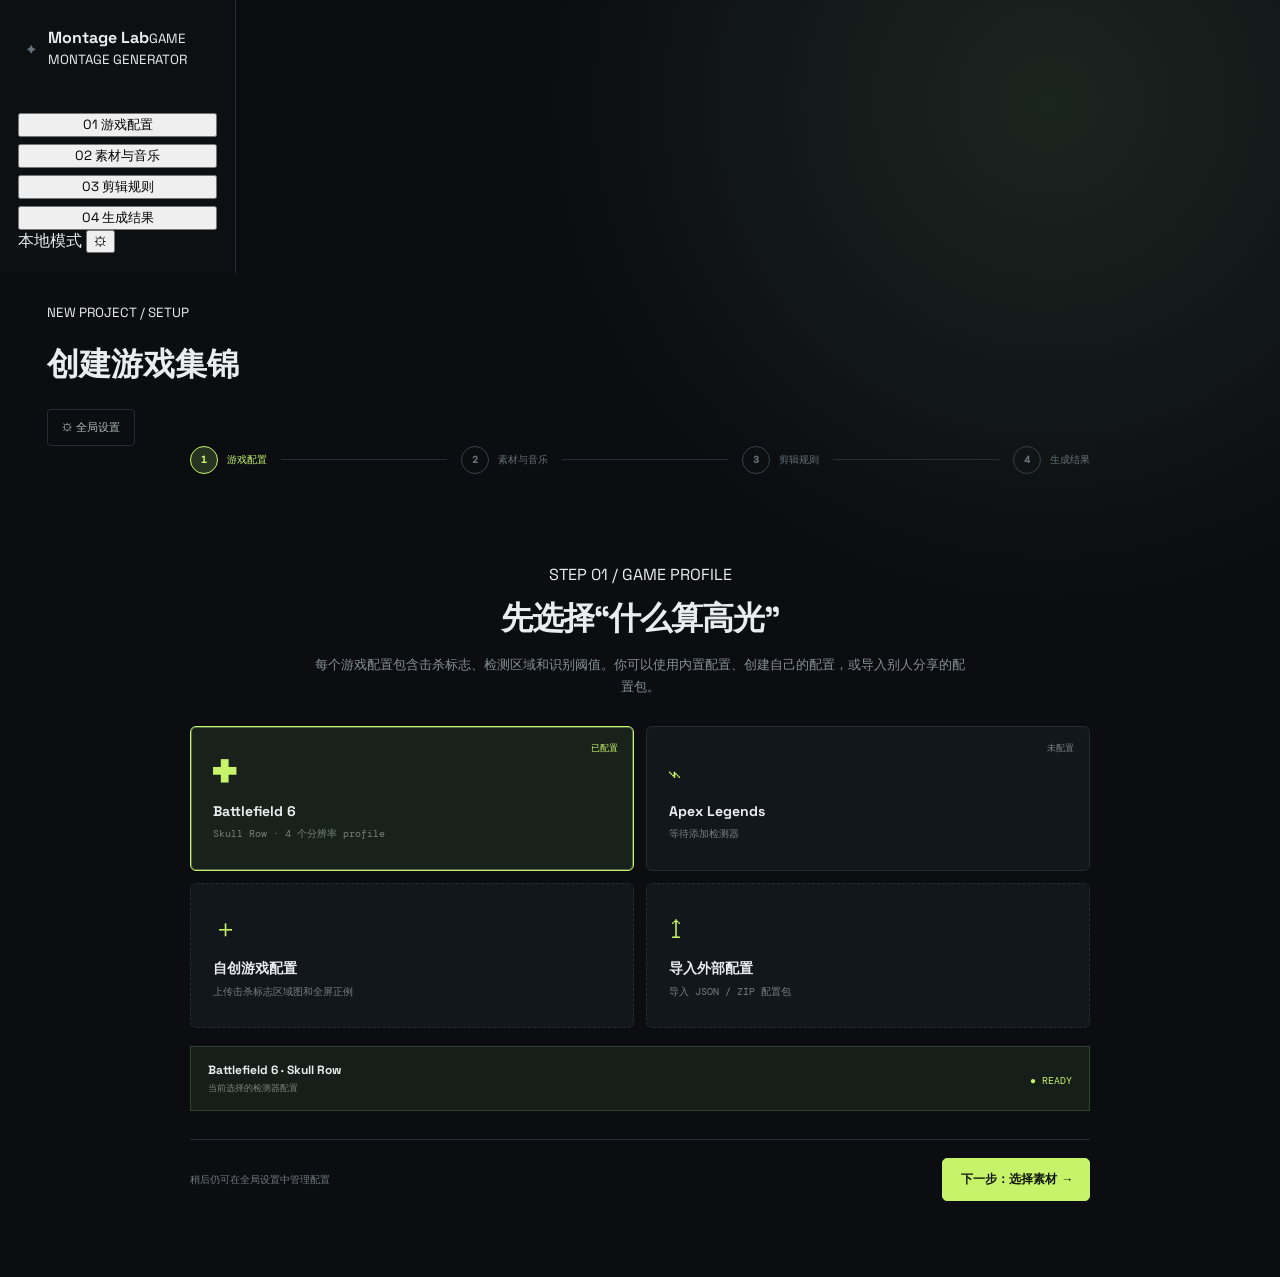
<file: frontend/index.html>
<!doctype html>
<html lang="zh-CN">
<head><meta charset="UTF-8"><meta name="viewport" content="width=device-width,initial-scale=1"><title>Montage Lab</title><link rel="stylesheet" href="styles.css"></head>
<body>
<div class="shell">
  <aside class="sidebar"><div class="brand"><span class="mark">✦</span><div><b>Montage Lab</b><small>GAME MONTAGE GENERATOR</small></div></div><nav><button class="nav active" data-step="1">01 <span>游戏配置</span></button><button class="nav" data-step="2">02 <span>素材与音乐</span></button><button class="nav" data-step="3">03 <span>剪辑规则</span></button><button class="nav" data-step="4">04 <span>生成结果</span></button></nav><div class="side-foot"><i></i>本地模式 <button id="settingsOpen">⚙</button></div></aside>
  <main class="main"><header class="top"><div><small class="overline">NEW PROJECT / SETUP</small><h1>创建游戏集锦</h1></div><button class="settings" id="settingsOpenTop">⚙ 全局设置</button></header>
    <div class="steps"><div class="step active" data-label="游戏配置"><b>1</b><span>游戏配置</span></div><div class="line"></div><div class="step" data-label="素材与音乐"><b>2</b><span>素材与音乐</span></div><div class="line"></div><div class="step" data-label="剪辑规则"><b>3</b><span>剪辑规则</span></div><div class="line"></div><div class="step" data-label="生成结果"><b>4</b><span>生成结果</span></div></div>
    <section class="page active" data-page="1"><div class="page-intro"><span class="kicker">STEP 01 / GAME PROFILE</span><h2>先选择“什么算高光”</h2><p>每个游戏配置包含击杀标志、检测区域和识别阈值。你可以使用内置配置、创建自己的配置，或导入别人分享的配置包。</p></div><div class="choice-grid"><button class="choice selected" data-game="Battlefield 6"><span class="choice-icon">✚</span><strong>Battlefield 6</strong><small>Skull Row · 4 个分辨率 profile</small><em>已配置</em></button><button class="choice" data-game="Apex Legends"><span class="choice-icon">⌁</span><strong>Apex Legends</strong><small>等待添加检测器</small><em class="muted">未配置</em></button><button class="choice dashed" id="createProfile"><span class="choice-icon">＋</span><strong>自创游戏配置</strong><small>上传击杀标志区域图和全屏正例</small></button><button class="choice dashed" id="importProfile"><span class="choice-icon">↥</span><strong>导入外部配置</strong><small>导入 JSON / ZIP 配置包</small><input id="profileFile" type="file" accept=".json,.zip" hidden></button></div><div class="selected-info"><div><b id="selectedGame">Battlefield 6 · Skull Row</b><span>当前选择的检测器配置</span></div><span class="ready">● READY</span></div><div class="actions"><span>稍后仍可在全局设置中管理配置</span><button class="primary next" data-next="2">下一步：选择素材 →</button></div></section>
    <section class="page" data-page="2"><div class="page-intro"><span class="kicker">STEP 02 / MEDIA INPUT</span><h2>导入这一次要扫描的素材</h2><p>视频素材和背景音乐分开选择。视频使用文件夹扫描；音乐支持音频文件，也支持从 MP4 中提取第一条音轨。</p></div><div class="media-stack"><div class="media-card"><div class="media-icon">▣</div><div class="media-copy"><span class="label">视频素材文件夹</span><strong id="videoSummary">尚未选择文件夹</strong><small id="videoDetail">只能扫描当前已配置游戏的素材目录 · RAW 只读</small></div><button class="outline" id="chooseVideo">选择文件夹</button><input id="videoFolder" type="file" webkitdirectory directory multiple hidden></div><div class="media-card music-card"><div class="media-icon">♫</div><div class="media-copy"><span class="label">背景音乐（独立选择）</span><strong id="musicSummary">尚未选择音乐</strong><small id="musicDetail">支持 MP3 / WAV / M4A / MP4 / MKV 音频轨</small></div><button class="outline" id="chooseMusic">选择音乐</button><input id="musicFile" type="file" accept="audio/*,video/mp4,video/x-matroska" hidden></div></div><div class="path-note">ⓘ 视频目录会绑定到当前游戏配置；音乐只属于当前项目，不会改变游戏设置。</div><div class="actions"><button class="back" data-next="1">← 返回</button><button class="primary next" data-next="3">下一步：设置规则 →</button></div></section>
    <section class="page" data-page="3"><div class="page-intro"><span class="kicker">STEP 03 / EDITING RULES</span><h2>确认这次的剪辑规则</h2><p>这些参数只影响当前项目。全局设置用于长期偏好，例如语言、主题和游戏素材目录。</p></div><div class="rule-list"><label>事件前导时间 <input id="pre" type="number" value="1.5" step="0.1"><span>秒</span></label><label>事件后保留时间 <input id="post" type="number" value="0.5" step="0.1"><span>秒</span></label><label>相邻范围合并阈值 <input id="merge" type="number" value="2" step="0.1"><span>秒</span></label><label>超过阈值的桥接长度 <input id="bridge" type="number" value="2" step="0.1"><span>秒</span></label><label>结尾淡黑时长 <input id="fade" type="number" value="5" step="0.1"><span>秒</span></label></div><div class="rule-summary"><b>当前策略</b><span>命中事件前后取窗口 · ≤ 合并阈值自动合并 · 更长间隔保留桥接</span></div><div class="actions"><button class="back" data-next="2">← 返回</button><button class="primary next" data-next="4">下一步：查看生成摘要 →</button></div></section>
    <section class="page" data-page="4"><div class="page-intro"><span class="kicker">STEP 04 / READY</span><h2>准备生成 AI 初剪</h2><p>生成后会得到可审核的高光候选和项目 manifest。RAW 不会被移动、覆盖或删除。</p></div><div class="ready-panel"><div class="ready-row"><span>游戏配置</span><b id="finalGame">Battlefield 6 · Skull Row</b></div><div class="ready-row"><span>视频素材</span><b id="finalVideo">等待选择</b></div><div class="ready-row"><span>背景音乐</span><b id="finalMusic">等待选择</b></div><div class="ready-row"><span>事件窗口</span><b id="finalRules">1.5s 前 · 0.5s 后 · 2s 合并</b></div></div><div class="actions"><button class="back" data-next="3">← 返回修改</button><button class="primary" id="generate">✦ 开始生成 AI 初剪</button></div></section>
  <section class="profile-wizard" id="profileWizard" hidden>
  <div class="wizard-head"><button class="back-link" id="profileBack">← 返回游戏配置</button><span class="kicker">CUSTOM PROFILE / SETUP</span><h2>创建自定义游戏配置</h2><p>用一个击杀标志和一张完整分辨率画面，建立可复用的检测规则。</p></div>
  <div class="profile-steps"><span class="current">1 游戏信息</span><span>2 上传样本</span><span>3 检测区域</span><span>4 确认保存</span></div>
  <section class="profile-page active" data-profile-page="1"><div class="form-card"><label>游戏名称<input id="customGameName" placeholder="例如：The Finals" /></label><label>高光事件名称<input id="customEventLabel" placeholder="例如：OWN_KILL" value="OWN_KILL" /></label><label>检测方式<select id="detectorType"><option value="template_match">区域标志匹配</option><option value="skull_row">骷髅/图标行</option></select></label></div><div class="wizard-actions"><button class="primary" data-profile-next="2">下一步：上传样本 →</button></div></section>
  <section class="profile-page" data-profile-page="2"><div class="upload-grid"><label class="upload-box"><input id="markerSample" type="file" accept="image/*" hidden><b>＋ 上传击杀标志区域图</b><small>建议：裁剪后的清晰标志图 PNG</small><em id="markerName">未选择</em></label><label class="upload-box"><input id="fullSample" type="file" accept="image/*,video/*" hidden><b>＋ 上传完整分辨率正例</b><small>标志出现时的完整画面或视频</small><em id="fullName">未选择</em></label><label class="upload-box optional"><input id="negativeSample" type="file" accept="image/*,video/*" hidden><b>＋ 上传负样本（可选）</b><small>没有该标志的相似画面</small><em id="negativeName">未选择</em></label></div><div class="wizard-actions"><button class="back-link" data-profile-next="1">← 返回</button><button class="primary" data-profile-next="3">下一步：设置区域 →</button></div></section>
  <section class="profile-page" data-profile-page="3"><div class="roi-card"><div class="roi-preview"><div class="roi-box"><span>ROI</span></div><div class="crosshair">+</div></div><div class="roi-controls"><h3>检测区域（归一化坐标）</h3><p>同一套配置可适配不同分辨率。先用默认区域，后续可由本地 worker 校准。</p><div class="coord-grid"><label>X1<input id="roiX1" type="number" min="0" max="1" step="0.01" value="0.30"></label><label>Y1<input id="roiY1" type="number" min="0" max="1" step="0.01" value="0.55"></label><label>X2<input id="roiX2" type="number" min="0" max="1" step="0.01" value="0.48"></label><label>Y2<input id="roiY2" type="number" min="0" max="1" step="0.01" value="0.74"></label></div><label>匹配阈值<input id="threshold" type="range" min="0.1" max="0.99" step="0.01" value="0.65"><output id="thresholdValue">0.65</output></label></div></div><div class="wizard-actions"><button class="back-link" data-profile-next="2">← 返回</button><button class="primary" data-profile-next="4">下一步：确认配置 →</button></div></section>
  <section class="profile-page" data-profile-page="4"><div class="profile-review"><div class="review-icon">✓</div><h3 id="reviewName">自定义游戏</h3><p id="reviewEvent">OWN_KILL · 区域标志匹配</p><div class="review-grid"><span>区域 <b id="reviewRoi">0.30, 0.55 → 0.48, 0.74</b></span><span>阈值 <b id="reviewThreshold">0.65</b></span><span>标志样本 <b id="reviewMarker">未选择</b></span><span>完整正例 <b id="reviewFull">未选择</b></span></div></div><div class="wizard-actions"><button class="back-link" data-profile-next="3">← 返回</button><button class="primary" id="saveProfile">✓ 保存游戏配置</button></div></section>
</section>
  </main>
</div><div class="toast" id="toast"></div><div class="modal" id="settingsModal"><div class="modal-box"><button class="close" id="settingsClose">×</button><span class="kicker">GLOBAL SETTINGS</span><h2>全局设置</h2><p>长期偏好与已配置游戏的素材目录管理。</p><label>界面语言<select id="languageSelect"><option value="zh-CN">简体中文</option><option value="en-US">English</option></select></label><label>主题<select id="themeSelect"><option value="dark">Dark Tactical</option><option value="light">Light</option><option value="contrast">High Contrast</option></select></label><div class="game-path"><b>Battlefield 6</b><span id="globalPath">尚未绑定素材文件夹</span><button class="outline" id="globalChoose">选择目录</button><input id="globalFolder" type="file" webkitdirectory directory multiple hidden></div><small class="modal-note">这里只显示已有游戏配置；新游戏需先在“游戏配置”页创建或导入。</small></div></div><script src="app.js"></script></body></html>
</file>
<file: frontend/styles.css>
@import url('https://fonts.googleapis.com/css2?family=DM+Mono:wght@400;500&family=Space+Grotesk:wght@400;500;600;700&display=swap');
:root{--bg:#0b0d10;--panel:#11151a;--line:#252c34;--text:#e9edf0;--muted:#89939c;--lime:#c7f36b;--cyan:#69d6d0;--orange:#ff9b67}*{box-sizing:border-box}body{margin:0;background:radial-gradient(circle at 82% 8%,#1b2520 0,#0b0d10 32%);color:var(--text);font-family:'Space Grotesk',sans-serif}.app-shell{display:flex;min-height:100vh}.sidebar{width:236px;background:#0d1013;border-right:1px solid var(--line);padding:27px 18px 20px;display:flex;flex-direction:column}.brand{display:flex;gap:11px;align-items:center;padding:0 9px 44px}.brand-mark{width:31px;height:31px;border:1px solid var(--lime);color:var(--lime);display:grid;place-items:center;font-size:18px}.brand strong{display:block;font-size:15px}.brand span{display:block;color:#66717b;font:9px 'DM Mono',monospace;margin-top:3px;letter-spacing:1px}nav{display:grid;gap:7px}nav a{padding:12px;color:var(--muted);text-decoration:none;border-radius:6px;font-size:13px;display:flex;gap:12px}nav a.active{background:#1b2423;color:var(--lime)}.sidebar-bottom{margin-top:auto;border-top:1px solid var(--line);padding:18px 8px 0;color:#707c85;font:10px 'DM Mono',monospace;display:flex;align-items:center;gap:7px}.status-dot{width:6px;height:6px;background:var(--lime);border-radius:50%;box-shadow:0 0 8px var(--lime)}.icon-btn{margin-left:auto;border:0;background:none;color:#78848c}.main{max-width:1270px;width:100%;padding:28px 42px 56px;margin:auto}.topbar{display:flex;justify-content:space-between;align-items:center;margin-bottom:40px}.eyebrow,.section-kicker{font:10px 'DM Mono',monospace;color:#71808a;letter-spacing:1.6px}.topbar h1{font-size:24px;margin:8px 0}.top-actions{display:flex;align-items:center;gap:12px}button{font-family:inherit;cursor:pointer}.ghost,.primary,.outline-btn,.small-btn{border:1px solid var(--line);background:transparent;color:var(--text);padding:10px 15px;border-radius:5px;font-size:12px}.primary{background:var(--lime);border-color:var(--lime);color:#11170d;font-weight:700}.avatar{width:33px;height:33px;display:grid;place-items:center;border-radius:50%;background:#26332b;color:var(--lime);font:11px 'DM Mono',monospace}.hero{min-height:260px;border:1px solid #2d3935;background:linear-gradient(110deg,#17201c,#10171a 65%,#15211d);position:relative;overflow:hidden;padding:39px 42px;margin-bottom:17px}.hero h2{font-size:38px;line-height:1.12;letter-spacing:-1.6px;margin:20px 0 13px}.hero h2 em{font-style:normal;color:var(--lime)}.hero p{color:#899c91;font-size:13px}.pill{color:var(--lime);font:10px 'DM Mono',monospace;letter-spacing:1px}.pill i{display:inline-block;width:7px;height:7px;border-radius:50%;background:var(--lime);margin-right:7px}.hero-art{position:absolute;right:105px;top:35px;width:220px;height:190px}.crosshair{position:absolute;left:85px;top:52px;color:var(--lime);font-size:56px;text-shadow:0 0 20px #c7f36b}.scan-ring{width:156px;height:156px;border:1px solid #738d70;border-radius:50%;position:absolute;top:13px;left:28px;opacity:.55}.scan-ring:after{content:'';position:absolute;width:10px;height:10px;background:var(--orange);border-radius:50%;right:12px;top:35px;box-shadow:0 0 15px var(--orange)}.hero-label{position:absolute;right:-35px;bottom:4px;color:#7e9988;font:9px 'DM Mono',monospace;line-height:1.7}.hero-label b{color:var(--lime);font-weight:400}.metrics{display:grid;grid-template-columns:repeat(4,1fr);gap:1px;background:var(--line);border:1px solid var(--line);margin-bottom:18px}.metric{background:var(--panel);padding:17px 20px}.metric span{display:block;color:#7f8a93;font-size:11px}.metric strong{display:block;font-size:28px;margin:7px 0 1px}.metric strong span{display:inline;font-size:13px;color:#87929a;margin-left:3px}.metric small{font:9px 'DM Mono',monospace;color:#5d6972}.metric.accent strong{color:var(--lime)}.workspace-grid{display:grid;grid-template-columns:1.08fr .92fr;gap:17px;margin-bottom:18px}.panel{border:1px solid var(--line);background:rgba(17,21,26,.9);padding:22px}.panel-head{display:flex;justify-content:space-between;align-items:flex-start;margin-bottom:20px}.panel h3{font-size:18px;margin:7px 0}.ready-tag{color:var(--lime);font:10px 'DM Mono',monospace}.dropzone{border:1px dashed #47544c;background:#131b18;padding:19px 15px;display:flex;align-items:center;gap:12px;margin-bottom:13px}.drop-icon{font-size:25px;color:var(--lime)}.dropzone strong{font-size:12px}.dropzone p{color:#78847e;font-size:10px;margin:4px 0}.small-btn{margin-left:auto;padding:8px 9px;font-size:10px}.source-row{display:flex;align-items:center;gap:11px;border-top:1px solid var(--line);padding:13px 1px}.file-icon{width:29px;height:29px;display:grid;place-items:center;border-radius:4px}.video{background:#26352c;color:var(--lime)}.music{background:#292736;color:#c3a9f7}.file-info{flex:1}.file-info strong,.file-info span{display:block}.file-info strong{font-size:11px}.file-info span{font:9px 'DM Mono',monospace;color:#74817b;margin-top:3px}.check{color:var(--lime)}.text-btn{border:0;background:none;color:#a9c47b;font-size:11px;padding:0}.profile-card{display:flex;align-items:center;gap:12px;background:#19221f;border:1px solid #334138;padding:14px}.profile-icon{width:28px;height:28px;display:grid;place-items:center;border-radius:50%;border:1px solid var(--lime);color:var(--lime)}.profile-card strong,.profile-card span{display:block}.profile-card strong{font-size:11px}.profile-card span{font:9px 'DM Mono',monospace;color:#7d8982;margin-top:4px}.toggle{margin-left:auto;width:30px;height:16px;border-radius:10px;background:#42513f;padding:2px}.toggle i{display:block;width:12px;height:12px;border-radius:50%;background:var(--lime);margin-left:14px}.calibration{padding:18px 1px}.cal-line{display:flex;justify-content:space-between;font-size:10px}.cal-line span{color:#84908b}.cal-line strong{font:9px 'DM Mono',monospace;color:var(--orange)}.cal-line i{display:inline-block;width:6px;height:6px;background:var(--orange);border-radius:50%;margin-right:5px}.progress{height:4px;background:#252d2a;margin:12px 0 9px}.progress i{display:block;height:100%;background:var(--lime)}.calibration small{font:9px 'DM Mono',monospace;color:#64726b}.full{width:100%;margin-top:4px}.rules{margin-bottom:18px}.rule-grid{display:grid;grid-template-columns:repeat(4,1fr);gap:13px}.rule-grid label{font-size:10px;color:#89949b}.input-wrap{display:flex;align-items:center;margin-top:8px;border:1px solid #313a41;background:#0e1216}.input-wrap input{color:var(--text);background:none;border:0;outline:0;width:100%;padding:10px;font:15px 'DM Mono',monospace}.input-wrap span{font:9px 'DM Mono',monospace;color:#65717a;padding-right:9px}.rule-footer{display:flex;justify-content:space-between;align-items:center;border-top:1px solid var(--line);margin-top:21px;padding-top:17px}.rule-note{display:flex;gap:11px;align-items:center}.rule-note>span{color:var(--cyan);font-size:22px}.rule-note strong,.rule-note small{display:block}.rule-note strong{font-size:11px}.rule-note small{font:9px 'DM Mono',monospace;color:#69767d;margin-top:4px}.generate{padding:12px 18px}.candidate-panel{padding-bottom:15px}.count{font:10px 'DM Mono',monospace;color:var(--lime);background:#293526;padding:3px 6px;margin-left:5px}.timeline-tools{display:flex;gap:4px}.tool{border:1px solid var(--line);background:transparent;color:#7a878f;font-size:10px;padding:6px 9px}.tool.active{color:var(--lime);border-color:#657b59;background:#202b20}.candidate{display:flex;align-items:center;gap:14px;padding:13px 0;border-top:1px solid var(--line)}.candidate.selected{background:linear-gradient(90deg,#19231d,transparent);margin:0 -10px;padding-left:10px}.thumb{width:124px;height:68px;position:relative;flex:none;background:#24322d;overflow:hidden;display:flex;align-items:flex-end;padding:7px}.thumb:before{content:'';position:absolute;inset:0;background:linear-gradient(140deg,transparent 30%,#6a806c 31%,#18221f 47%,#bb694e 48%,#2c1e1a 58%,#13171a 59%)}.t2{background:#272f42}.t2:before{background:linear-gradient(155deg,#16253e,#5e7092 45%,#b54837 46%,#11161c 55%)}.t3{background:#3d322b}.t3:before{background:linear-gradient(150deg,#b18b63,#26201d 42%,#d56f4b 43%,#101316 56%)}.thumb span,.thumb b{position:relative;z-index:1;font:9px 'DM Mono',monospace}.thumb b{position:absolute;right:7px;top:7px;color:var(--lime);font-size:8px}.clip-meta{flex:1}.clip-meta strong,.clip-meta span{display:block}.clip-meta strong{font-size:12px}.clip-meta span{font:9px 'DM Mono',monospace;color:#76838b;margin:5px 0 8px}.tags{display:flex;gap:5px}.tags i{font-style:normal;font:8px 'DM Mono',monospace;color:var(--cyan);border:1px solid #385454;padding:3px 5px}.tags i.gold{color:#e7b36b;border-color:#614e37}.keep{border:1px solid #6b8a59;background:#202d1f;color:var(--lime);padding:7px 11px;font-size:10px;white-space:nowrap}.keep.muted{border-color:var(--line);background:none;color:#7e898f}.more{border:0;background:none;color:#69747a;letter-spacing:2px}.list-footer{border-top:1px solid var(--line);padding-top:14px;display:flex;justify-content:space-between;font:9px 'DM Mono',monospace;color:#69767d}.toast{position:fixed;right:28px;bottom:25px;background:#d5f77a;color:#11170d;padding:12px 16px;border-radius:4px;font-size:12px;opacity:0;transform:translateY(12px);transition:.25s;pointer-events:none}.toast.show{opacity:1;transform:translateY(0)}@media(max-width:900px){.sidebar{width:190px}.main{padding:24px}.hero-art{right:15px;opacity:.5}.workspace-grid{grid-template-columns:1fr}}@media(max-width:650px){.sidebar{display:none}.main{padding:18px}.hero{padding:28px 23px}.hero h2{font-size:30px}.hero-art{display:none}.metrics{grid-template-columns:repeat(2,1fr)}.rule-grid{grid-template-columns:repeat(2,1fr)}.top-actions .ghost{display:none}.candidate{gap:8px}.thumb{width:90px}.clip-meta span{font-size:8px}}
.page{display:none;max-width:900px;margin:0 auto;padding:20px 0}.page.active{display:block}.steps{display:flex;align-items:center;max-width:900px;margin:0 auto 35px}.step{display:flex;align-items:center;gap:9px;color:#65717a;font:10px 'DM Mono',monospace;white-space:nowrap}.step b{width:28px;height:28px;border:1px solid #364047;border-radius:50%;display:grid;place-items:center}.step.active{color:var(--lime)}.step.active b{border-color:var(--lime);background:#273421;color:var(--lime)}.line{height:1px;background:var(--line);flex:1;margin:0 14px}.page-intro{text-align:center;margin:35px auto 28px;max-width:650px}.page-intro h2{font-size:32px;letter-spacing:-1px;margin:12px 0}.page-intro p{color:#849099;font-size:13px;line-height:1.7}.choice-grid{display:grid;grid-template-columns:1fr 1fr;gap:12px}.choice{position:relative;text-align:left;min-height:145px;padding:22px;border:1px solid var(--line);background:#12171b;color:var(--text);border-radius:6px}.choice:hover{border-color:#718b62}.choice.selected{border-color:var(--lime);background:#18221b;box-shadow:0 0 0 1px #526947 inset}.choice-icon{display:block;font-size:25px;color:var(--lime);margin-bottom:14px}.choice strong,.choice small{display:block}.choice strong{font-size:14px}.choice small{font:10px 'DM Mono',monospace;color:#75817e;margin-top:7px}.choice em{position:absolute;right:15px;top:15px;color:var(--lime);font:9px 'DM Mono',monospace;font-style:normal}.choice em.muted{color:#78838a}.choice.dashed{border-style:dashed}.selected-info{display:flex;justify-content:space-between;align-items:center;margin-top:18px;padding:15px 17px;border:1px solid #344338;background:#151e19}.selected-info b,.selected-info span{display:block}.selected-info b{font-size:12px}.selected-info span{font:9px 'DM Mono',monospace;color:#77847c;margin-top:4px}.ready{color:var(--lime)!important;font:10px 'DM Mono',monospace!important}.actions{display:flex;justify-content:space-between;align-items:center;margin-top:28px;padding-top:18px;border-top:1px solid var(--line);color:#6f7b83;font:10px 'DM Mono',monospace}.primary{padding:12px 18px}.back{border:0;background:none;color:#93a3a5;font-size:12px}.media-stack{display:grid;gap:14px}.media-card{display:flex;align-items:center;gap:16px;padding:22px;border:1px solid var(--line);background:#12171b}.music-card{background:#17141d}.media-icon{width:40px;height:40px;display:grid;place-items:center;border:1px solid #536b52;color:var(--lime);font-size:20px}.music-card .media-icon{color:#c3a9f7;border-color:#5c4f75}.media-copy{flex:1}.media-copy span,.media-copy strong,.media-copy small{display:block}.media-copy .label{font:9px 'DM Mono',monospace;color:#7c888d;letter-spacing:1px}.media-copy strong{font-size:14px;margin:7px 0}.media-copy small{font:10px 'DM Mono',monospace;color:#707d81}.outline{border:1px solid #566c54;background:transparent;color:#bedb91;padding:10px 14px;border-radius:4px;font-size:11px}.path-note{margin-top:18px;padding:13px;background:#14191c;color:#78848b;font:10px 'DM Mono',monospace}.rule-list{display:grid;gap:1px;background:var(--line);border:1px solid var(--line)}.rule-list label{position:relative;background:#12171b;padding:17px 76px 17px 18px;color:#a0a9ac;font-size:12px}.rule-list input{position:absolute;right:43px;top:11px;width:70px;background:#0c1013;border:1px solid #394249;color:var(--text);padding:7px;font:14px 'DM Mono',monospace;text-align:right}.rule-list span{position:absolute;right:17px;top:20px;font:10px 'DM Mono',monospace;color:#69767c}.rule-summary{margin-top:16px;padding:16px;background:#172019;border-left:2px solid var(--lime)}.rule-summary b{display:block;font-size:11px}.rule-summary span{display:block;color:#809087;font:10px 'DM Mono',monospace;margin-top:7px}.ready-panel{border:1px solid var(--line);background:#12171b}.ready-row{display:flex;justify-content:space-between;padding:18px;border-bottom:1px solid var(--line);font-size:12px}.ready-row:last-child{border:0}.ready-row span{color:#76838a}.ready-row b{font-weight:500}.modal{display:none;position:fixed;inset:0;background:#0009;align-items:center;justify-content:center;padding:20px;z-index:5}.modal.show{display:flex}.modal-box{position:relative;width:min(520px,100%);background:#151b1f;border:1px solid #435048;padding:30px;box-shadow:0 20px 80px #000}.modal-box h2{margin:10px 0}.modal-box p{color:#89949a;font-size:12px}.modal-box label{display:block;color:#99a3a7;font-size:11px;margin-top:18px}.modal-box select{display:block;width:100%;margin-top:7px;background:#0e1215;border:1px solid #374149;color:var(--text);padding:10px}.close{position:absolute;right:18px;top:15px;border:0;background:none;color:#89949a;font-size:23px}.game-path{margin-top:20px;padding:15px;background:#1c2520}.game-path b,.game-path span{display:block}.game-path span{font:10px 'DM Mono',monospace;color:#829087;margin:6px 0 13px}.modal-note{display:block;color:#66747a;font:9px 'DM Mono',monospace;margin-top:18px}@media(max-width:650px){.main{padding:22px 16px}.steps{gap:4px}.steps .line{margin:0 4px}.step span{display:none}.choice-grid{grid-template-columns:1fr}.page-intro h2{font-size:27px}.media-card{align-items:flex-start;flex-wrap:wrap}.media-card .outline{margin-left:56px}.actions{gap:15px;align-items:flex-end}.actions span{display:none}}
.profile-wizard[hidden]{display:none}.profile-wizard{max-width:900px;margin:0 auto;padding:20px 0}.profile-wizard.show{display:block}.wizard-head{text-align:center}.wizard-head h2{font-size:32px;margin:12px 0}.wizard-head p{color:#87939a;font-size:13px}.back-link{border:0;background:none;color:#91a3a1;font-size:12px;cursor:pointer}.wizard-head .back-link{display:block;margin-bottom:25px}.profile-steps{display:flex;justify-content:center;gap:8px;margin:30px 0}.profile-steps span{padding:8px 12px;border:1px solid var(--line);color:#68757d;font:10px 'DM Mono',monospace}.profile-steps .current{color:var(--lime);border-color:#647952;background:#1a251b}.profile-page{display:none}.profile-page.active{display:block}.form-card{max-width:580px;margin:auto;background:#12171b;border:1px solid var(--line);padding:25px}.form-card label{display:block;color:#8e999d;font-size:11px;margin-bottom:17px}.form-card input,.form-card select{display:block;width:100%;margin-top:7px;background:#0c1013;border:1px solid #394249;color:var(--text);padding:12px;font:12px 'DM Mono',monospace}.wizard-actions{display:flex;justify-content:space-between;align-items:center;border-top:1px solid var(--line);margin-top:24px;padding-top:18px}.upload-grid{display:grid;grid-template-columns:1fr 1fr;gap:13px}.upload-box{min-height:160px;border:1px dashed #56675a;background:#131a17;padding:22px;display:flex;flex-direction:column;justify-content:center;cursor:pointer}.upload-box:hover{border-color:var(--lime)}.upload-box b{color:#dbe7df;font-size:13px}.upload-box small{color:#77837e;font:10px 'DM Mono',monospace;margin-top:9px;line-height:1.5}.upload-box em{color:var(--lime);font:10px 'DM Mono',monospace;margin-top:16px;font-style:normal}.upload-box.optional{grid-column:1/-1;min-height:100px}.roi-card{display:grid;grid-template-columns:1fr 1fr;gap:25px;align-items:center}.roi-preview{height:290px;position:relative;background:linear-gradient(145deg,#263730,#131a1d 55%,#80604d);border:1px solid #46584e;overflow:hidden}.roi-preview:before{content:'SAMPLE FRAME';position:absolute;inset:0;display:grid;place-items:center;color:#b7cbbd;font:11px 'DM Mono',monospace;opacity:.65}.roi-box{position:absolute;z-index:1;left:30%;top:55%;width:18%;height:19%;border:2px solid var(--lime);background:#c7f36b22;color:var(--lime);font:9px 'DM Mono',monospace;padding:4px}.roi-controls{background:#12171b;border:1px solid var(--line);padding:22px}.roi-controls h3{font-size:15px;margin:0 0 8px}.roi-controls p{font-size:11px;color:#7d898f;line-height:1.6}.coord-grid{display:grid;grid-template-columns:1fr 1fr;gap:10px;margin:17px 0}.coord-grid label,.roi-controls>label{color:#8b979b;font-size:10px}.coord-grid input{display:block;width:100%;margin-top:5px;background:#0c1013;color:var(--text);border:1px solid #394249;padding:9px;font:12px 'DM Mono',monospace}.roi-controls>label input{width:70%;margin-top:12px;accent-color:var(--lime)}output{color:var(--lime);font:12px 'DM Mono',monospace;margin-left:8px}.profile-review{max-width:620px;margin:auto;text-align:center;border:1px solid #405345;background:#151f19;padding:32px}.review-icon{width:44px;height:44px;border-radius:50%;display:grid;place-items:center;background:#c7f36b;color:#11170d;margin:auto;font-size:23px}.profile-review h3{font-size:21px;margin:17px 0 5px}.profile-review p{color:#91a09a;font:11px 'DM Mono',monospace}.review-grid{display:grid;grid-template-columns:1fr 1fr;text-align:left;gap:1px;background:#334338;margin-top:25px}.review-grid span{background:#18221c;padding:13px;color:#7f8d84;font:10px 'DM Mono',monospace}.review-grid b{display:block;color:#e4ece5;font-weight:400;margin-top:6px}.settings{border:1px solid var(--line);background:transparent;color:#aebbb7;padding:10px 14px;border-radius:4px;font-size:11px}@media(max-width:650px){.profile-steps{gap:3px}.profile-steps span{font-size:8px;padding:7px 5px}.upload-grid,.roi-card{grid-template-columns:1fr}.upload-box.optional{grid-column:auto}.wizard-head h2{font-size:27px}}
body.light{--bg:#f2f4f0;--panel:#fff;--line:#d7ded7;--text:#172019;--muted:#5d6b62;background:#f2f4f0}body.light .sidebar,body.light .media-card,body.light .choice,body.light .form-card,body.light .roi-controls{background:#fff}body.contrast{--lime:#fff36b;--cyan:#7fffea;--line:#58636a}body.contrast .primary{color:#000}
</file>
